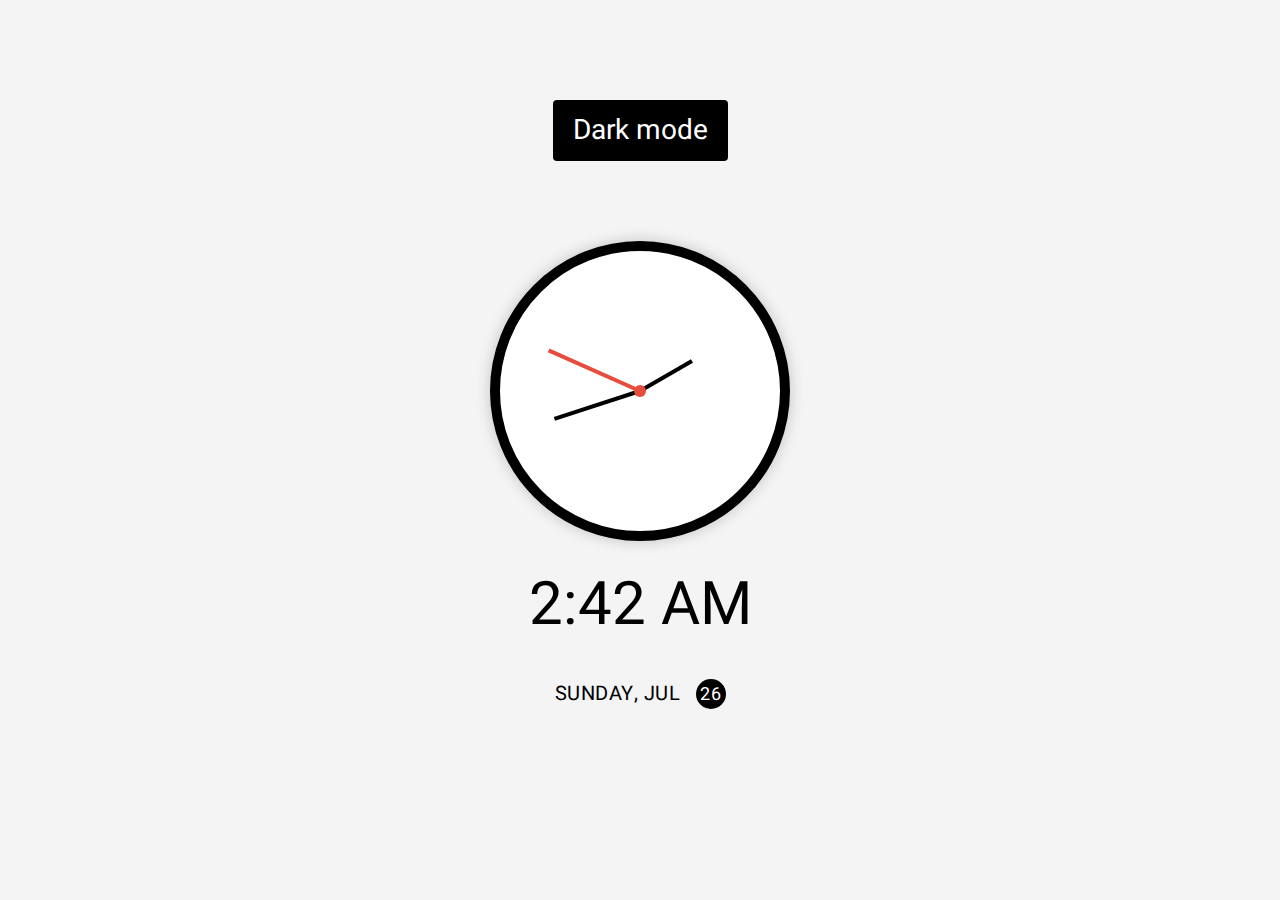
<file: Reloj/index.html>
<!DOCTYPE html>
<html lang="en">
  <head>
    <meta charset="UTF-8" />
    <meta name="viewport" content="width=device-width, initial-scale=1.0" />
    <!-- Se importa la fuente Poppins desde Google Fonts para un diseño más moderno y legible -->
    <link rel="stylesheet" href="style.css" />
    <link rel="icon" href="favicon.ico" type="image/x-icon" />
    <title>Reloj</title>
    
  </head>
  <body>
    <!-- Inspiración del diseño del reloj: https://dribbble.com/shots/5958443-Alarm-clock -->

    <!-- Botón para cambiar entre modo oscuro y claro -->
    <button class="toggle">Dark mode</button>

    <!-- Contenedor principal del reloj y la información de fecha y hora -->
    <div class="clock-container">
      
      <!-- Reloj con agujas -->
      <div class="clock">
        <!-- Aguja de la hora -->
        <div class="needle hour"></div>
        <!-- Aguja del minuto -->
        <div class="needle minute"></div>
        <!-- Aguja del segundo -->
        <div class="needle second"></div>
        <!-- Punto central del reloj -->
        <div class="center-point"></div>
      </div>

      <!-- Sección para mostrar la hora actual -->
      <div class="time"></div>
      <!-- Sección para mostrar la fecha actual -->
      <div class="date"></div>
    </div>

    <!-- Vincula el archivo JavaScript que contiene la lógica del reloj -->
    <script src="script.js"></script>
  </body>
</html>
</file>
<file: Reloj/style.css>
/* Importa la fuente Heebo desde Google Fonts */
@import url('https://fonts.googleapis.com/css2?family=Heebo:wght@300&display=swap');

* {
  box-sizing: border-box;
  margin: 0;
  padding: 0;
  font-family: 'Heebo', sans-serif;
}

/* Definición de colores para el tema claro y oscuro */
:root {
  --primary-color: #000;
  --secondary-color: #fff;
  --background-color: #f4f4f4;
  --accent-color: #e74c3c;
}

html {
  transition: all 0.5s ease-in;
}

/* Modo oscuro */
html.dark {
  --primary-color: #fff;
  --secondary-color: #333;
  --background-color: #111;
}

html.dark {
  background-color: var(--background-color);
  color: var(--primary-color);
}

/* Estilos generales del cuerpo */
body {
  display: flex;
  flex-direction: column;
  align-items: center;
  justify-content: center;
  height: 100vh;
  margin: 0;
  background-color: var(--background-color);
}

/* Botón de alternancia del tema */
.toggle {
  cursor: pointer;
  background-color: var(--primary-color);
  color: var(--secondary-color);
  border: none;
  border-radius: 4px;
  padding: 10px 20px;
  position: absolute;
  top: 100px; /* Separado un poco más arriba */
  font-size: 28px;
  transition: background-color 0.3s ease;
}

.toggle:hover {
  background-color: var(--accent-color);
}

.toggle:focus {
  outline: none;
}

/* Contenedor del reloj */
.clock-container {
  display: flex;
  flex-direction: column;
  align-items: center;
  justify-content: center;
  margin-top: 50px; /* Se aumenta el margen para mayor separación */
}

/* Estilos del reloj */
.clock {
  position: relative;
  width: 300px;
  height: 300px;
  border: 10px solid var(--primary-color); /* Agregado borde negro */
  border-radius: 50%; /* Asegura que sea un círculo perfecto */
  box-shadow: 0px 0px 15px rgba(0, 0, 0, 0.2);
  display: flex;
  align-items: center;
  justify-content: center;
  background-color: var(--secondary-color);
}

/* Estilos para las agujas del reloj */
.needle {
  background-color: var(--primary-color);
  position: absolute;
  top: 50%;
  left: 50%;
  height: 70px;
  width: 4px;
  transform-origin: bottom center;
  transition: transform 0.5s ease;
}

.needle.hour {
  transform: translate(-50%, -100%) rotate(0deg);
  height: 60px;
}

.needle.minute {
  transform: translate(-50%, -100%) rotate(0deg);
  height: 90px;
}

.needle.second {
  transform: translate(-50%, -100%) rotate(0deg);
  height: 100px;
  background-color: var(--accent-color);
}

/* Punto central del reloj */
.center-point {
  background-color: var(--accent-color);
  width: 12px;
  height: 12px;
  border-radius: 50%;
  position: absolute;
  top: 50%;
  left: 50%;
  transform: translate(-50%, -50%);
}

/* Estilos para el texto de la hora */
.time {
  font-size: 60px;
  margin-top: 20px;
  margin-bottom: 30px; /* Separación con el siguiente elemento */
}

/* Estilos para la fecha */
.date {
  font-size: 20px;
  color: var(--primary-color);
  text-transform: uppercase;
  letter-spacing: 0.5px;
}

.date .circle {
  background-color: var(--primary-color);
  color: var(--secondary-color);
  border-radius: 50%;
  height: 30px;
  width: 30px;
  display: inline-flex;
  align-items: center;
  justify-content: center;
  font-size: 18px;
  margin-left: 10px;
  transition: all 0.5s ease;
}
</file>
